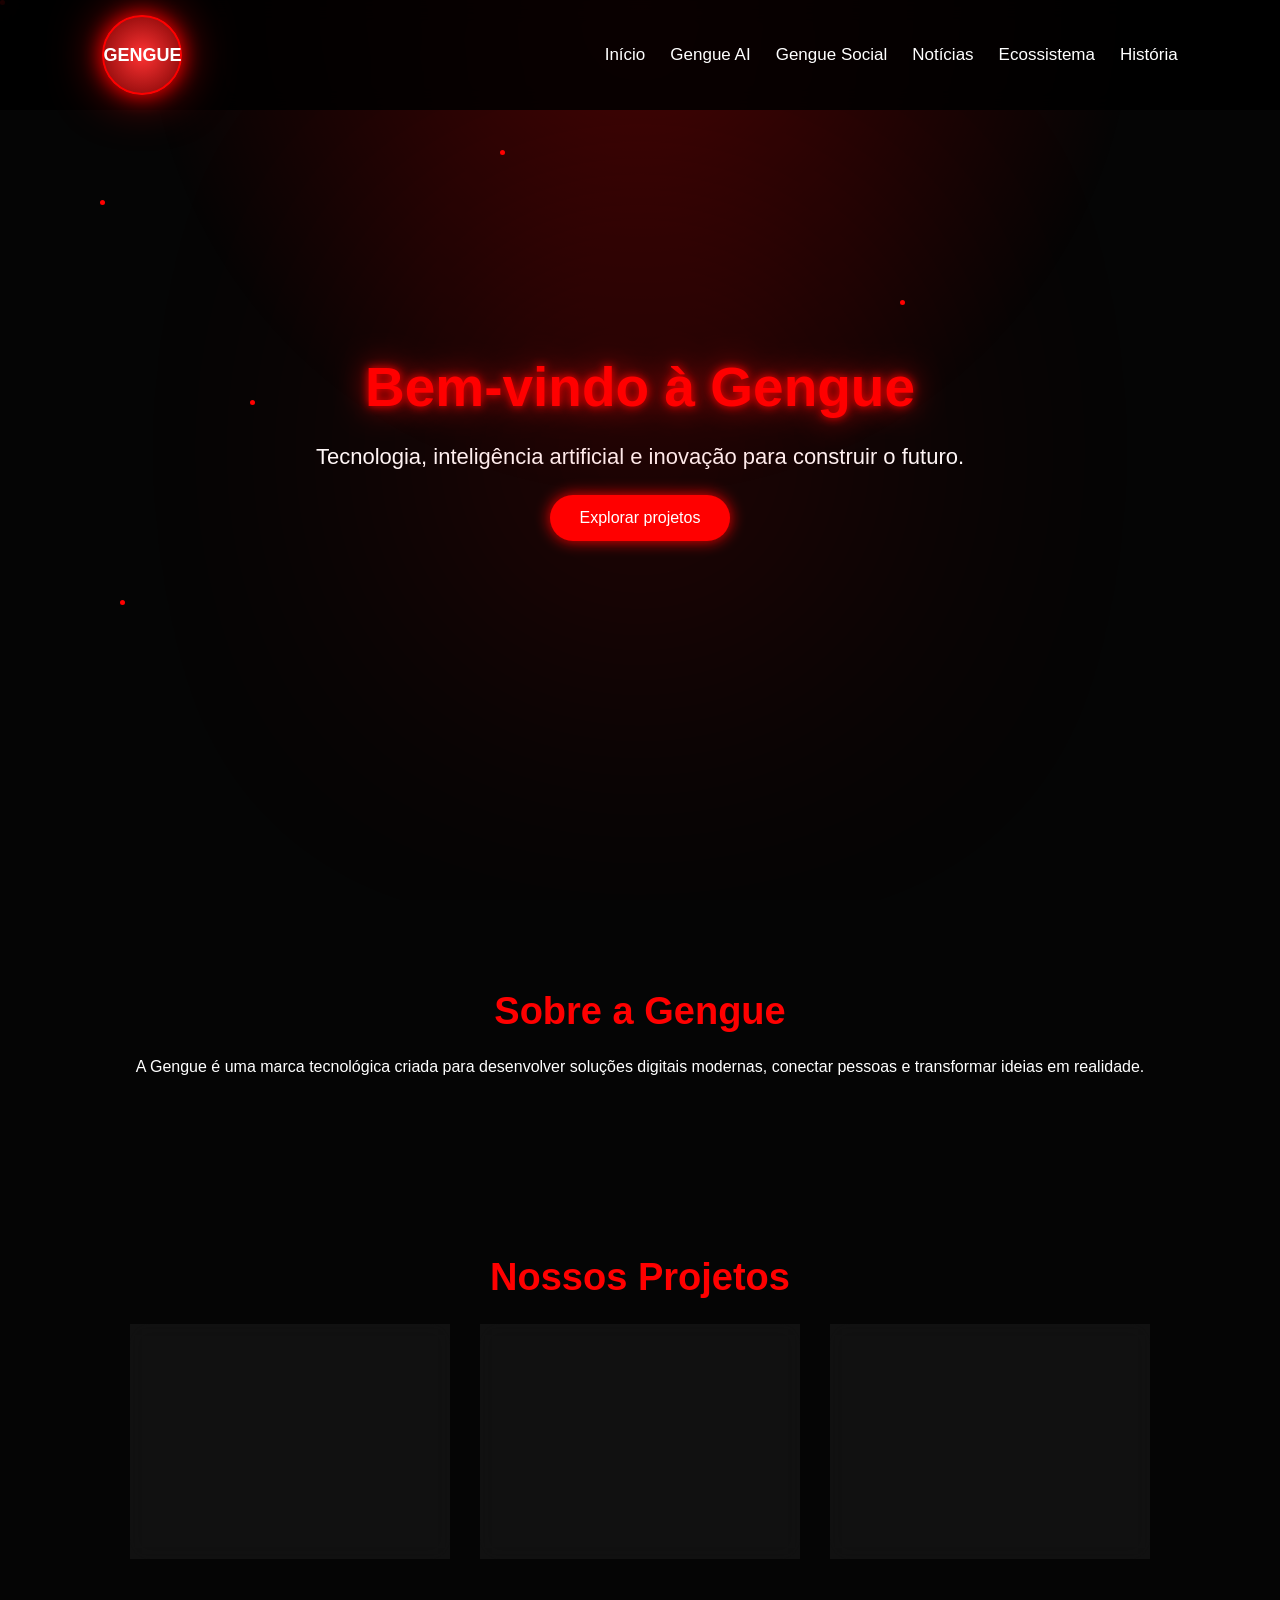
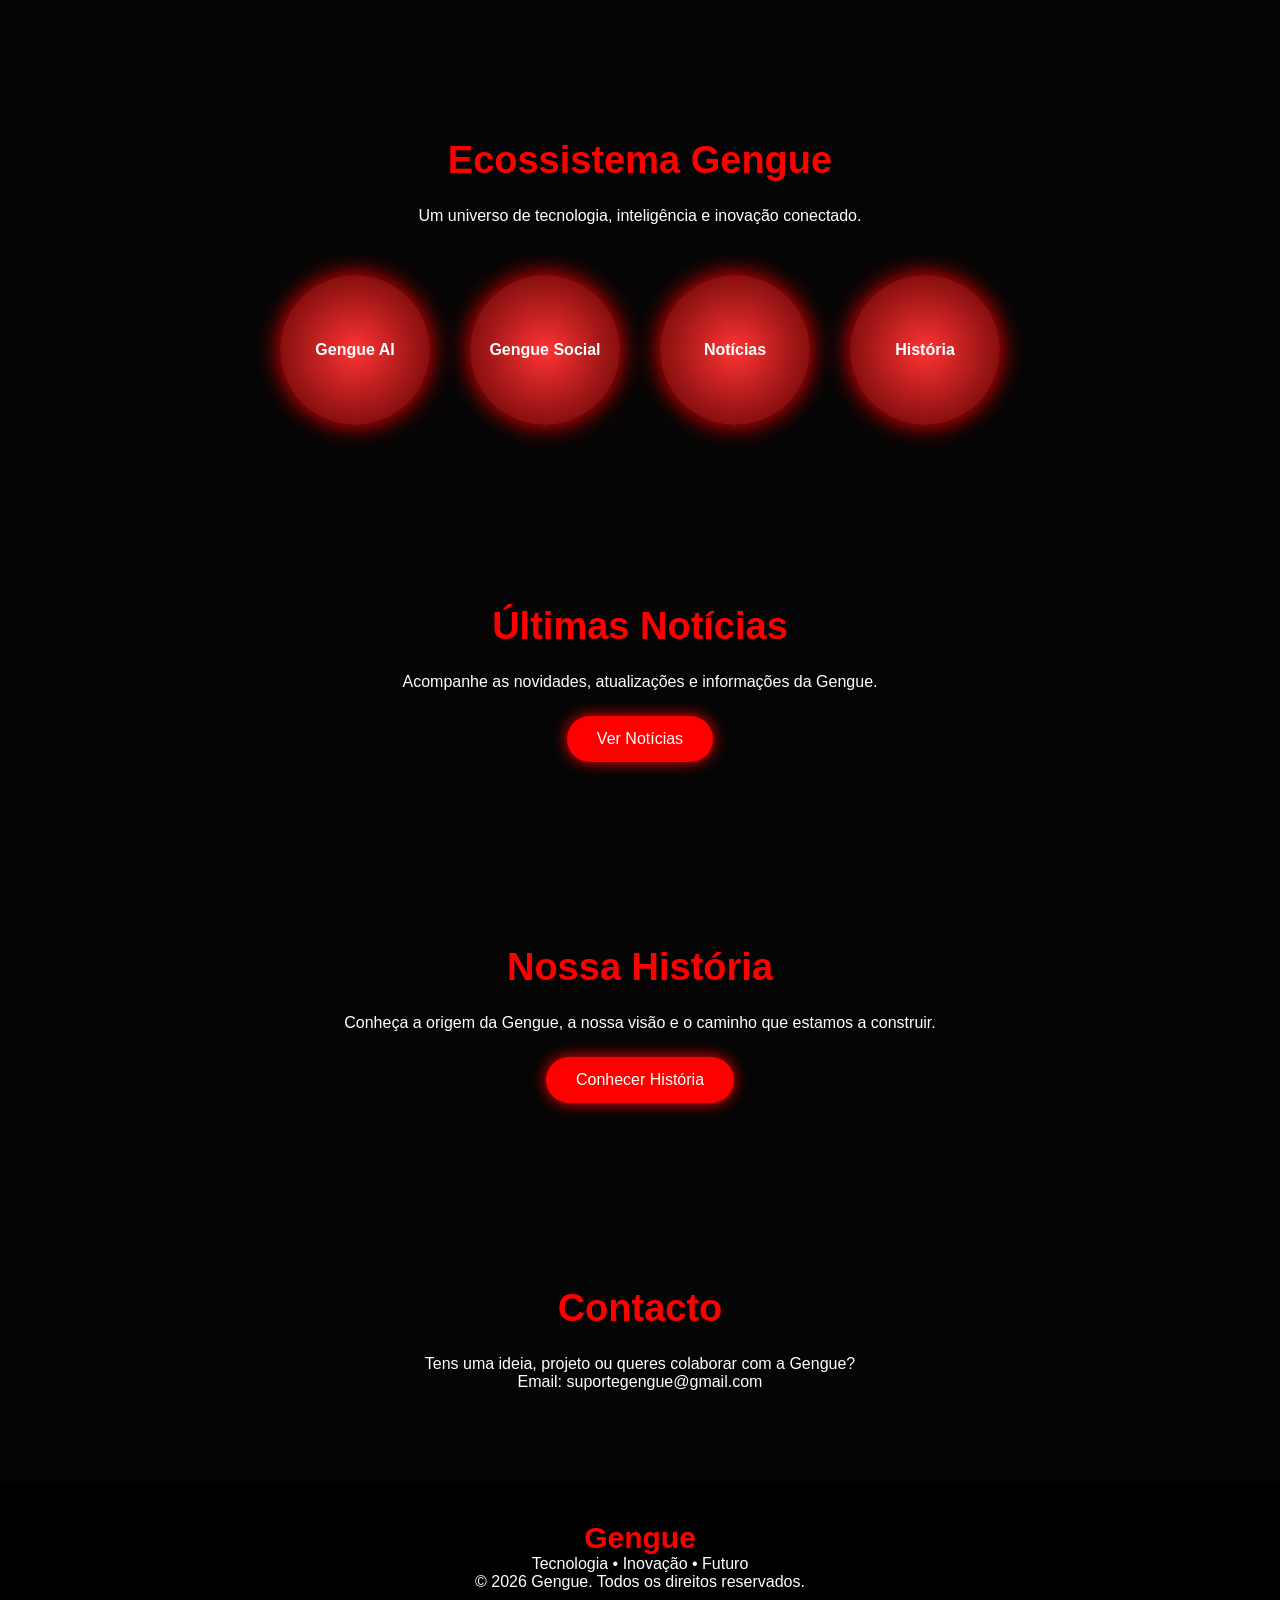
<file: index.html>
<!DOCTYPE html>
<html lang="pt">

<head>

<meta charset="UTF-8">

<meta name="viewport" content="width=device-width, initial-scale=1.0">

<title>Gengue - Tecnologia, Inovação e Futuro</title>
<meta name="description" content="Gengue é uma plataforma tecnológica de inovação, inteligência artificial, comunicação e soluções digitais para o futuro.">

<meta name="keywords" content="Gengue, Gengue AI, Gengue Social, inteligência artificial, tecnologia, inovação">

<meta name="author" content="Gengue">
<link rel="stylesheet" href="style.css">
<link rel="icon" href="logo.png">
</head>


<body>


<!-- SPLASH SCREEN -->

<div id="splash">

    <div class="splash-logo">

        <h1>Gengue</h1>

        <p>
            Tecnologia • IA • Futuro
        </p>

    </div>

</div>



<!-- FUNDO FUTURISTA -->

<div class="background-effect"></div>



<!-- CABEÇALHO -->

<header>


<div class="logo">

    <h1>
        Gengue
    </h1>

</div>



<button class="menu-toggle" onclick="toggleMenu()">

☰

</button>



<nav id="menu">


<a href="index.html">
Início
</a>


<a href="gengue-ai.html">
Gengue AI
</a>


<a href="gengue-social.html">
Gengue Social
</a>


<a href="noticias.html">
Notícias
</a>


<a href="ecossistema.html">
Ecossistema
</a>


<a href="historia.html">
História
</a>


</nav>


</header>




<main>




<!-- HERO -->


<section class="hero">


<div class="hero-content">


<h2>
Bem-vindo à Gengue
</h2>


<p>
Tecnologia, inteligência artificial e inovação
para construir o futuro.
</p>


<a href="#projetos" class="btn">

Explorar projetos

</a>


</div>


</section>





<!-- SOBRE -->


<section class="sobre">


<h2>
Sobre a Gengue
</h2>


<p>

A Gengue é uma marca tecnológica criada para
desenvolver soluções digitais modernas,
conectar pessoas e transformar ideias em realidade.

</p>


</section>






<!-- PROJETOS -->


<section id="projetos">


<h2>
Nossos Projetos
</h2>



<div class="cards">





<div class="card">


<h3>
Gengue AI
</h3>


<p>

Uma inteligência artificial para ajudar nos estudos,
criatividade, produtividade e comunicação.

</p>


<a href="gengue-ai.html" class="btn">

Conhecer Gengue AI

</a>


</div>





<div class="card">


<h3>
Gengue Social
</h3>


<p>

Uma plataforma social que junta comunicação,
entretenimento e partilha de conteúdos.

</p>


<a href="gengue-social.html" class="btn">

Conhecer Gengue Social

</a>


</div>





<div class="card">


<h3>
Ecossistema Gengue
</h3>


<p>

Um conjunto de projetos e serviços conectados
pela tecnologia.

</p>


<a href="ecossistema.html" class="btn">

Ver Ecossistema

</a>


</div>



</div>


</section>
<!-- ECOSSISTEMA GENGUE -->


<section class="ecosystem">


<h2>

Ecossistema Gengue

</h2>



<p>

Um universo de tecnologia, inteligência e inovação conectado.

</p>




<div class="ecosystem-container">



<a href="gengue-ai.html" class="eco-item">

Gengue AI

</a>



<a href="gengue-social.html" class="eco-item">

Gengue Social

</a>



<a href="noticias.html" class="eco-item">

Notícias

</a>



<a href="historia.html" class="eco-item">

História

</a>



</div>


</section>







<!-- NOTÍCIAS -->


<section class="noticias">


<h2>

Últimas Notícias

</h2>



<p>

Acompanhe as novidades, atualizações e informações da Gengue.

</p>



<a href="noticias.html" class="btn">

Ver Notícias

</a>


</section>







<!-- HISTÓRIA -->


<section class="historia">


<h2>

Nossa História

</h2>



<p>

Conheça a origem da Gengue, a nossa visão
e o caminho que estamos a construir.

</p>



<a href="historia.html" class="btn">

Conhecer História

</a>


</section>







<!-- CONTACTO -->


<section class="contacto">


<h2>

Contacto

</h2>



<p>

Tens uma ideia, projeto ou queres colaborar
com a Gengue?

</p>



<p>

Email: suportegengue@gmail.com

</p>



</section>





</main>







<!-- RODAPÉ -->


<footer>


<h3>

Gengue

</h3>



<p>

Tecnologia • Inovação • Futuro

</p>



<p>

© 2026 Gengue. Todos os direitos reservados.

</p>



</footer>







<script src="script.js"></script>



</body>


</html>
</file>
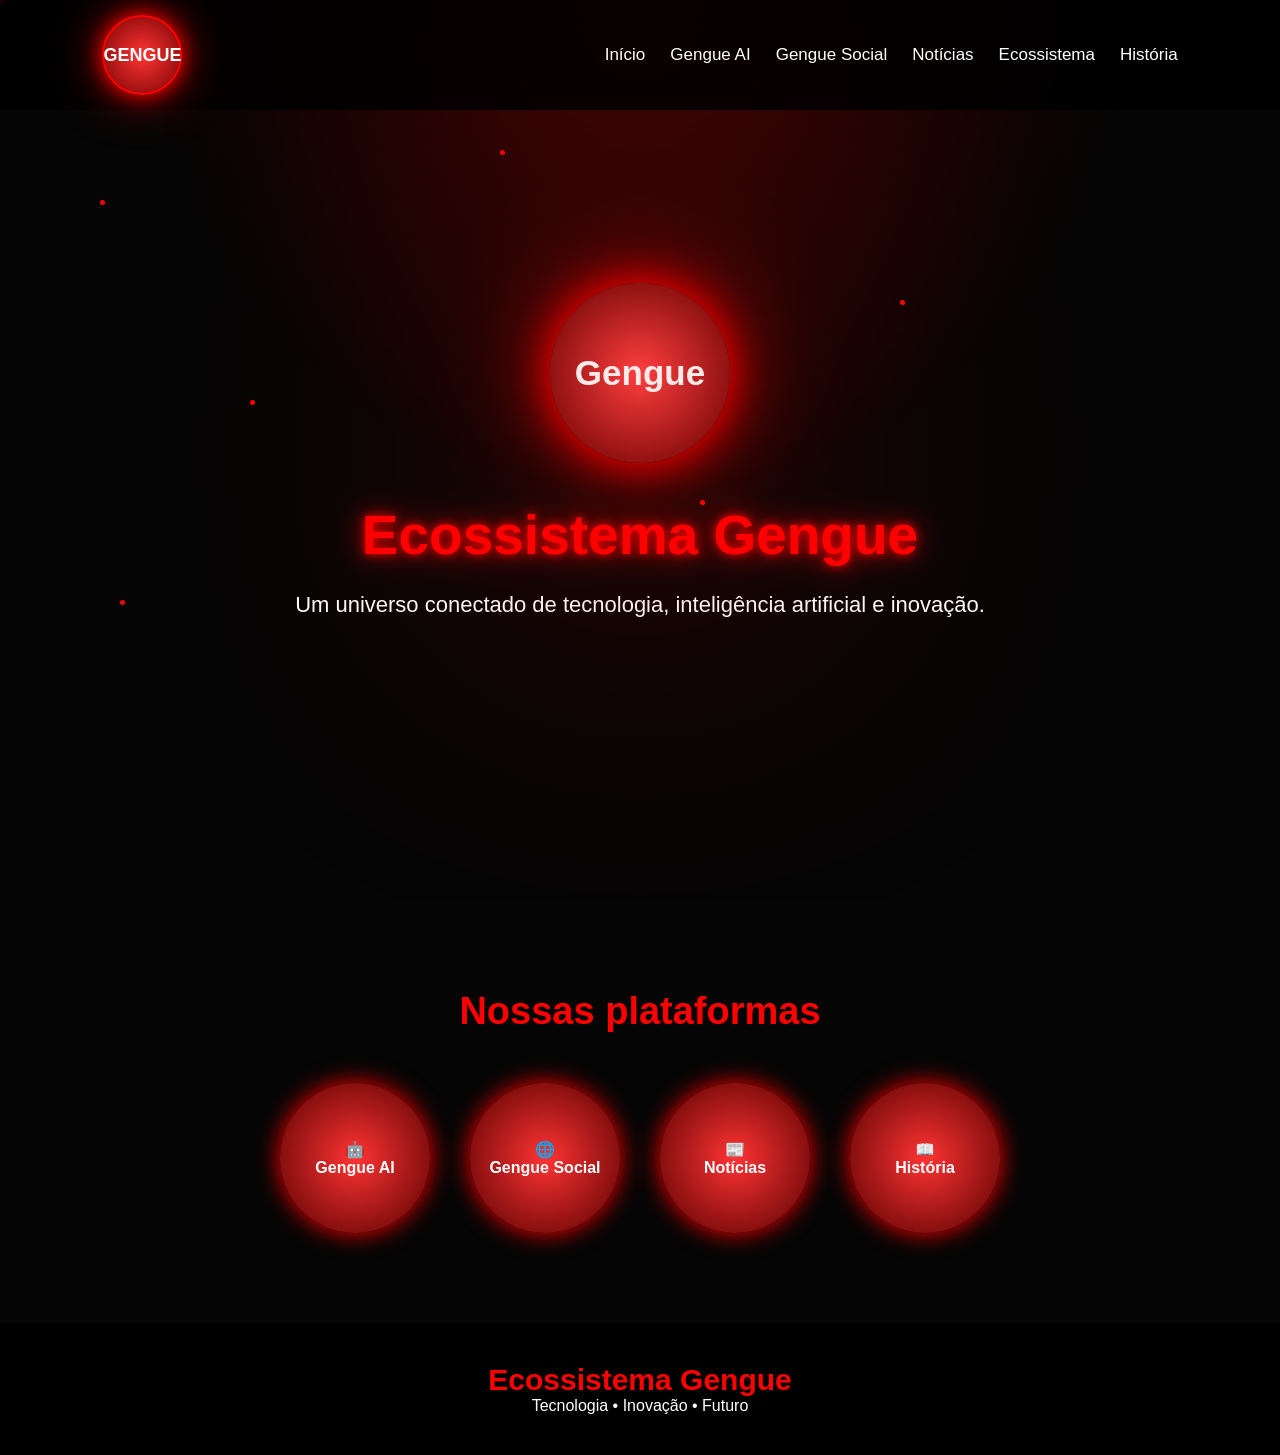
<file: ecossistema.html>
<!DOCTYPE html>

<html lang="pt">

<head>

<meta charset="UTF-8">

<meta name="viewport" content="width=device-width, initial-scale=1.0">

<title>Ecossistema Gengue</title>

<link rel="stylesheet" href="style.css">

</head>


<body>


<div class="background-effect"></div>



<header>


<div class="logo">

<h1>
Gengue
</h1>

</div>



<button class="menu-toggle" onclick="toggleMenu()">

☰

</button>



<nav id="menu">


<a href="index.html">
Início
</a>


<a href="gengue-ai.html">
Gengue AI
</a>


<a href="gengue-social.html">
Gengue Social
</a>


<a href="noticias.html">
Notícias
</a>


<a href="ecossistema.html">
Ecossistema
</a>


<a href="historia.html">
História
</a>


</nav>


</header>






<main>



<section class="hero">


<div class="hero-content">



<div class="gengue-core">

Gengue

</div>



<h2>

Ecossistema Gengue

</h2>



<p>

Um universo conectado de tecnologia,
inteligência artificial e inovação.

</p>



</div>


</section>








<section>


<h2>

Nossas plataformas

</h2>




<div class="ecosystem-container">



<a href="gengue-ai.html" class="eco-item">

🤖<br>
Gengue AI

</a>




<a href="gengue-social.html" class="eco-item">

🌐<br>
Gengue Social

</a>





<a href="noticias.html" class="eco-item">

📰<br>
Notícias

</a>





<a href="historia.html" class="eco-item">

📖<br>
História

</a>




</div>


</section>



</main>




<footer>


<h3>

Ecossistema Gengue

</h3>


<p>

Tecnologia • Inovação • Futuro

</p>


</footer>




<script src="script.js"></script>


</body>

</html>
</file>
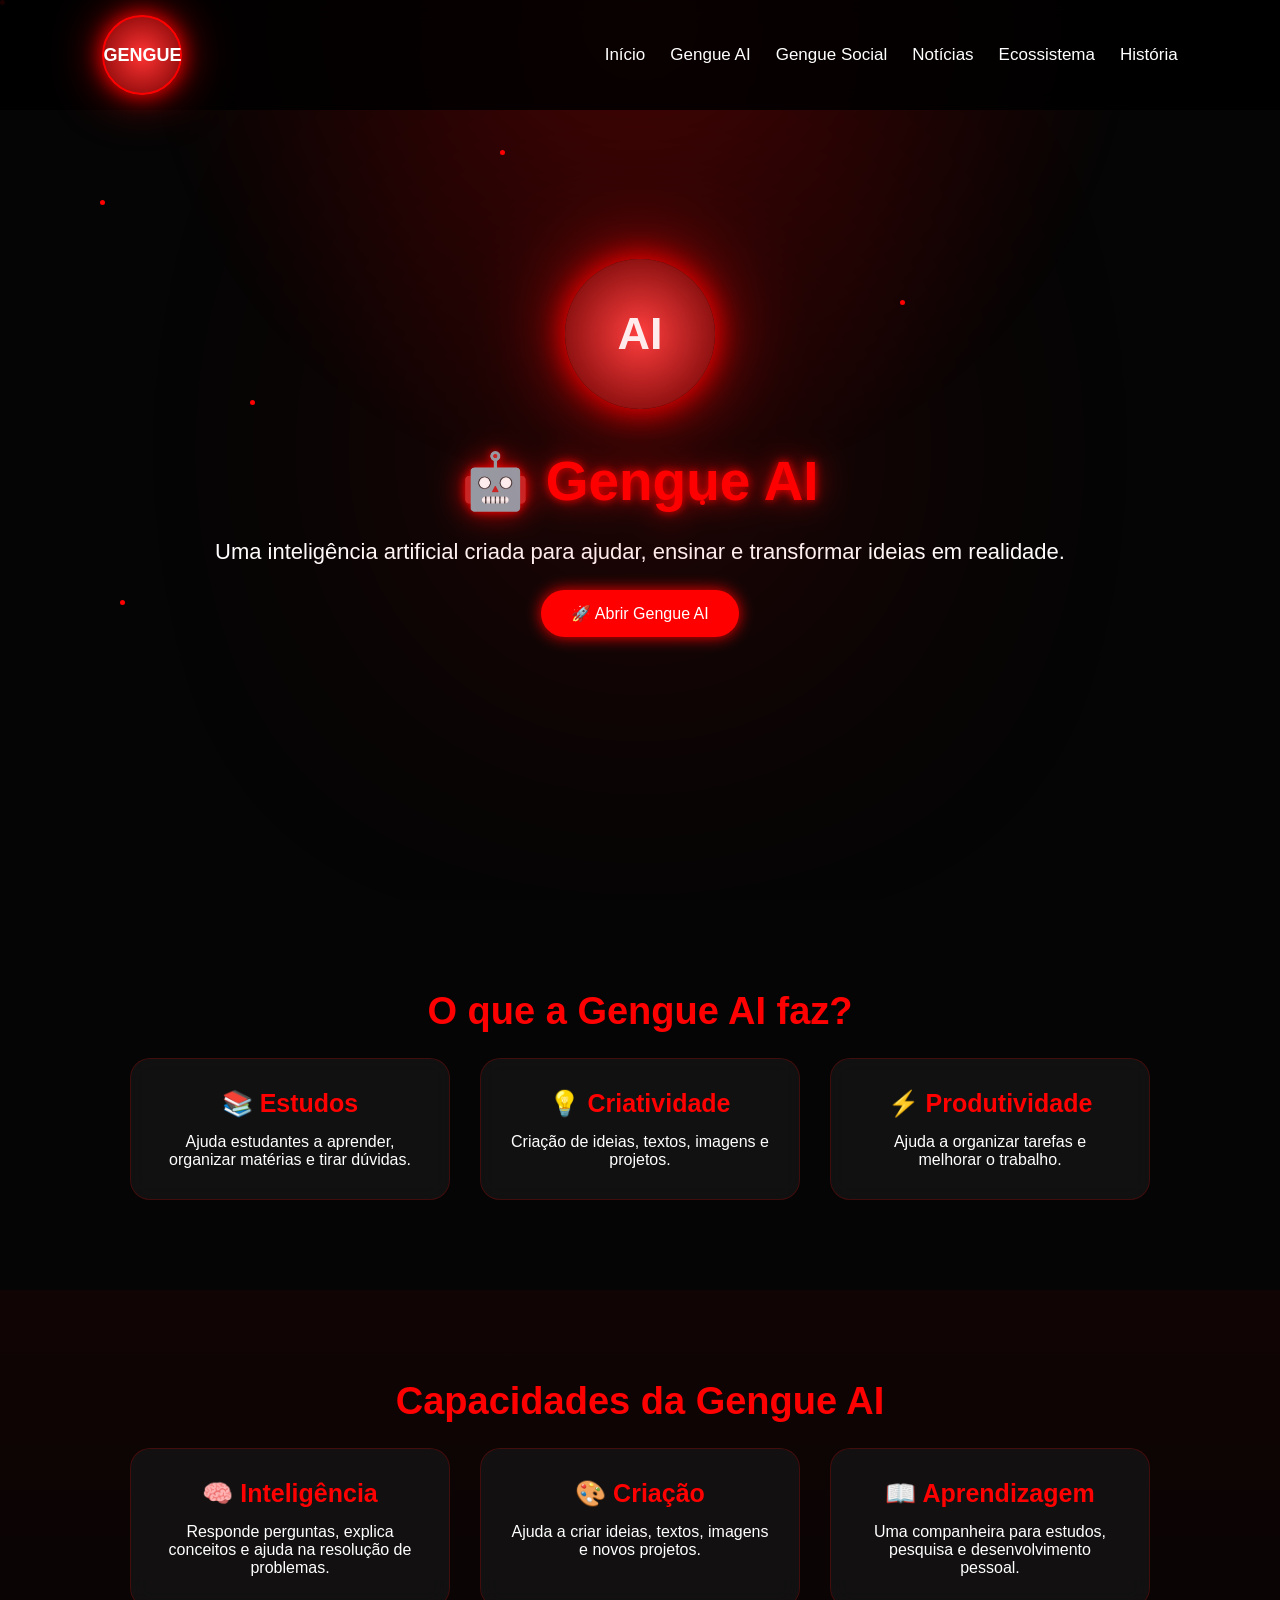
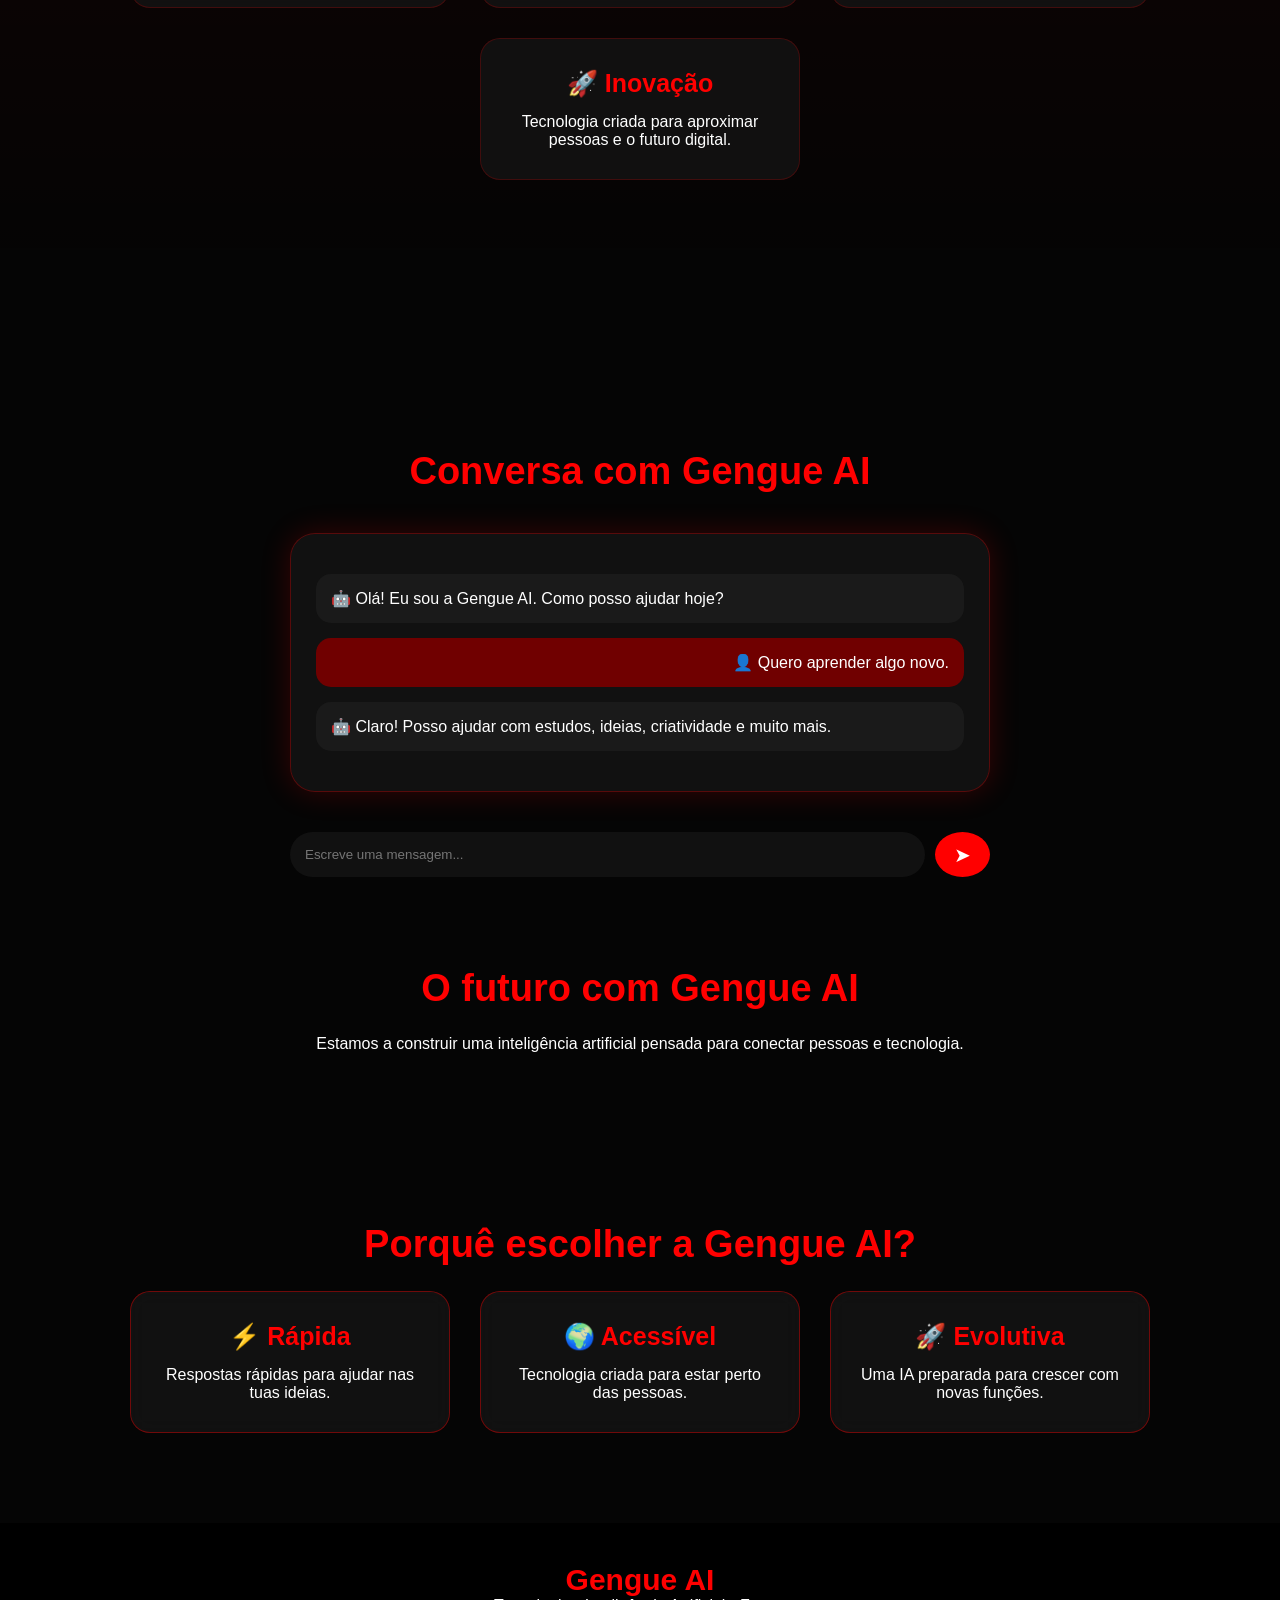
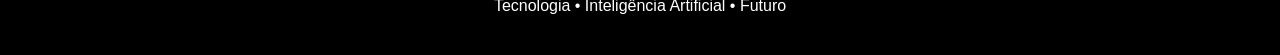
<file: gengue-ai.html>
<!DOCTYPE html>

<html lang="pt">

<head>

<meta charset="UTF-8">

<meta name="viewport" content="width=device-width, initial-scale=1.0">

<title>Gengue AI - Inteligência Artificial</title>

<link rel="stylesheet" href="style.css">

</head>


<body>


<div class="background-effect"></div>



<header>


<div class="logo">

<h1>
Gengue
</h1>

</div>



<button class="menu-toggle" onclick="toggleMenu()">

☰

</button>



<nav id="menu">


<a href="index.html">
Início
</a>


<a href="gengue-ai.html">
Gengue AI
</a>


<a href="gengue-social.html">
Gengue Social
</a>


<a href="noticias.html">
Notícias
</a>


<a href="ecossistema.html">
Ecossistema
</a>


<a href="historia.html">
História
</a>


</nav>


</header>





<main>


<section class="hero">


<div class="hero-content">
<div class="ai-core">

    <div class="core-circle">
        AI
    </div>

</div>

<h2>

🤖 Gengue AI

</h2>


<p>

Uma inteligência artificial criada para ajudar,
ensinar e transformar ideias em realidade.

</p>



<a href="COLOCA_AQUI_O_LINK_DA_TUA_GENGUE_AI" class="btn">

🚀 Abrir Gengue AI

</a>



</div>


</section>







<section>


<h2>

O que a Gengue AI faz?

</h2>



<div class="cards">



<div class="card">


<h3>

📚 Estudos

</h3>


<p>

Ajuda estudantes a aprender,
organizar matérias e tirar dúvidas.

</p>


</div>





<div class="card">


<h3>

💡 Criatividade

</h3>


<p>

Criação de ideias, textos,
imagens e projetos.

</p>


</div>





<div class="card">


<h3>

⚡ Produtividade

</h3>


<p>

Ajuda a organizar tarefas
e melhorar o trabalho.

</p>


</div>



</div>


</section>





<section class="ai-features">


<h2>

Capacidades da Gengue AI

</h2>



<div class="cards">


<div class="card ai-card">

<h3>
🧠 Inteligência
</h3>

<p>
Responde perguntas, explica conceitos
e ajuda na resolução de problemas.
</p>

</div>




<div class="card ai-card">

<h3>
🎨 Criação
</h3>

<p>
Ajuda a criar ideias, textos,
imagens e novos projetos.
</p>

</div>




<div class="card ai-card">

<h3>
📖 Aprendizagem
</h3>

<p>
Uma companheira para estudos,
pesquisa e desenvolvimento pessoal.
</p>

</div>




<div class="card ai-card">

<h3>
🚀 Inovação
</h3>

<p>
Tecnologia criada para aproximar
pessoas e o futuro digital.
</p>

</div>


</div>


</section>
<section>
<section class="ai-demo">


<h2>

Conversa com Gengue AI

</h2>



<div class="chat-box">


<div class="message ai">

🤖 Olá! Eu sou a Gengue AI.
Como posso ajudar hoje?

</div>



<div class="message user">

👤 Quero aprender algo novo.

</div>



<div class="message ai">

🤖 Claro! Posso ajudar com estudos,
ideias, criatividade e muito mais.

</div>



</div>



<div class="chat-input">


<input 
type="text"
placeholder="Escreve uma mensagem..."
>


<button>

➤

</button>


</div>


</section>

<h2>

O futuro com Gengue AI

</h2>


<p>

Estamos a construir uma inteligência artificial
pensada para conectar pessoas e tecnologia.

</p>


</section>



</main>



<section class="why-ai">


<h2>

Porquê escolher a Gengue AI?

</h2>


<div class="cards">


<div class="card">

<h3>
⚡ Rápida
</h3>

<p>
Respostas rápidas para ajudar nas tuas ideias.
</p>

</div>



<div class="card">

<h3>
🌍 Acessível
</h3>

<p>
Tecnologia criada para estar perto das pessoas.
</p>

</div>



<div class="card">

<h3>
🚀 Evolutiva
</h3>

<p>
Uma IA preparada para crescer com novas funções.
</p>

</div>


</div>


</section>


<footer>


<h3>

Gengue AI

</h3>


<p>

Tecnologia • Inteligência Artificial • Futuro

</p>


</footer>





<script src="script.js"></script>


</body>

</html>
</file>
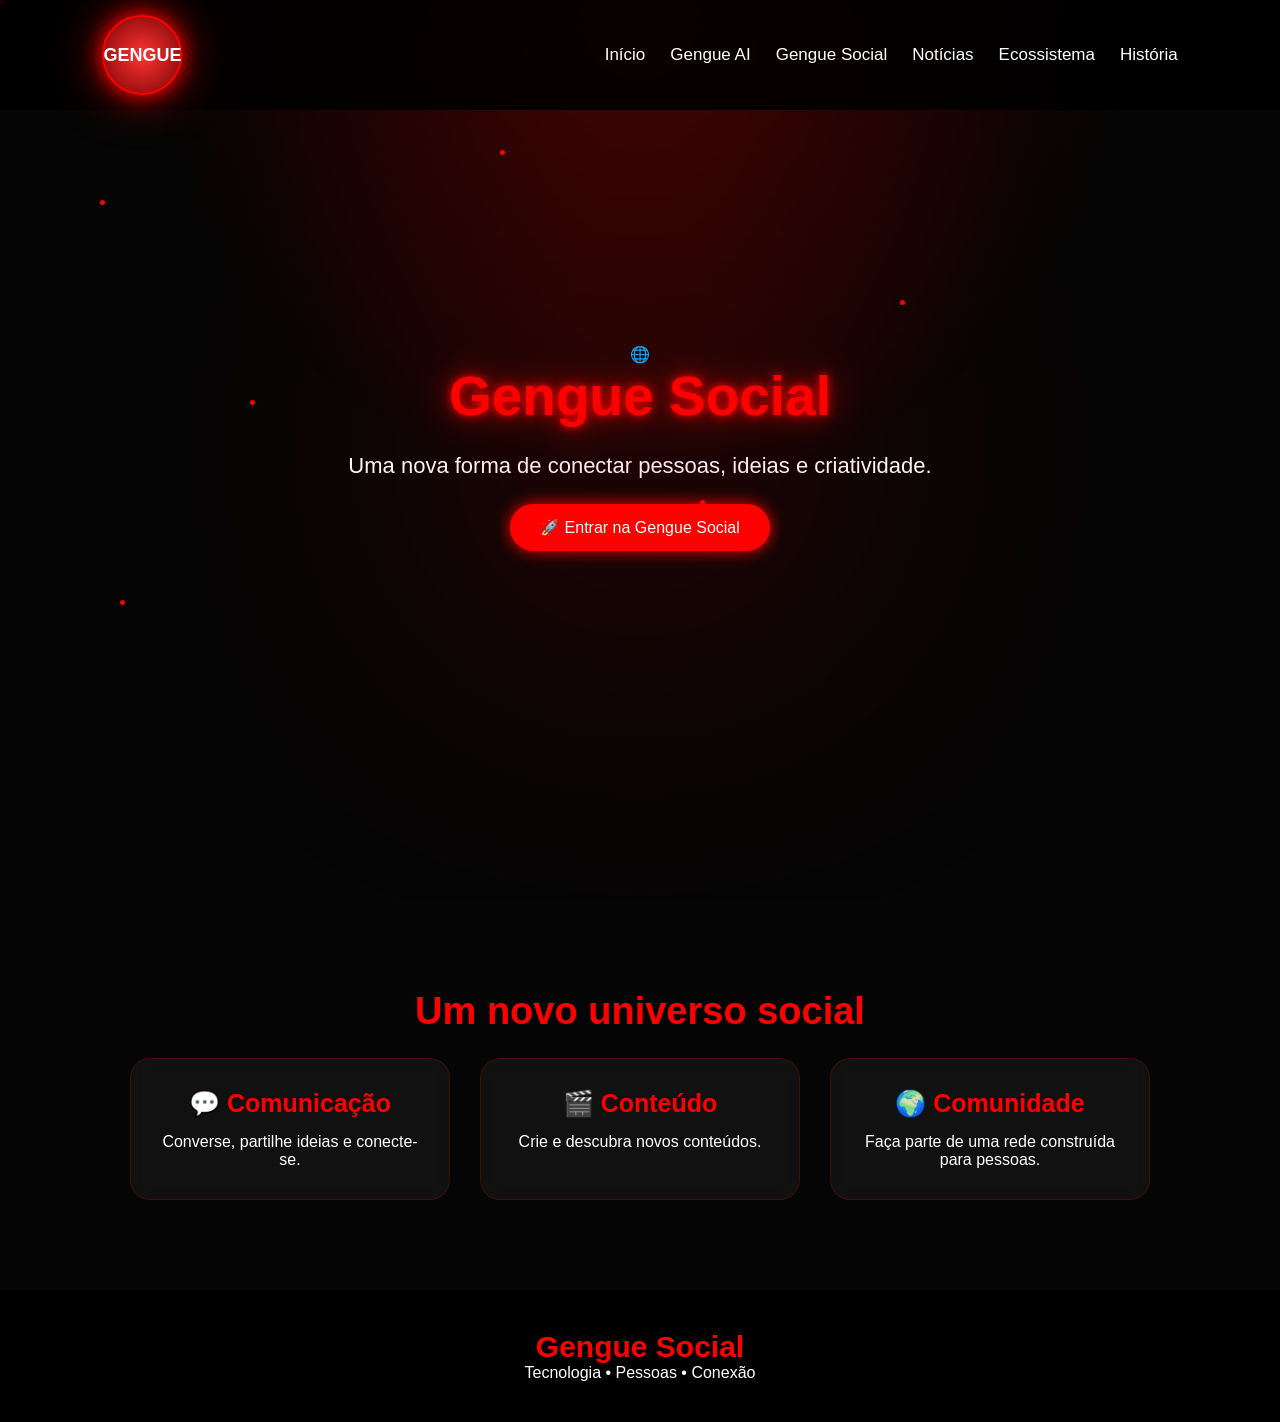
<file: gengue-social.html>
<!DOCTYPE html>

<html lang="pt">

<head>

<meta charset="UTF-8">

<meta name="viewport" content="width=device-width, initial-scale=1.0">

<title>Gengue Social - O Futuro da Conexão</title>

<link rel="stylesheet" href="style.css">

</head>


<body>


<div class="background-effect"></div>



<header>


<div class="logo">

<h1>
Gengue
</h1>

</div>



<button class="menu-toggle" onclick="toggleMenu()">

☰

</button>



<nav id="menu">

<a href="index.html">
Início
</a>


<a href="gengue-ai.html">
Gengue AI
</a>


<a href="gengue-social.html">
Gengue Social
</a>


<a href="noticias.html">
Notícias
</a>


<a href="ecossistema.html">
Ecossistema
</a>


<a href="historia.html">
História
</a>

</nav>


</header>





<main>



<section class="hero">


<div class="hero-content">



<div class="social-core">

🌐

</div>



<h2>

Gengue Social

</h2>



<p>

Uma nova forma de conectar pessoas,
ideias e criatividade.

</p>



<a href="#" class="btn">

🚀 Entrar na Gengue Social

</a>



</div>


</section>







<section>


<h2>

Um novo universo social

</h2>



<div class="cards">



<div class="card">

<h3>
💬 Comunicação
</h3>


<p>

Converse, partilhe ideias e conecte-se.

</p>


</div>




<div class="card">

<h3>
🎬 Conteúdo
</h3>


<p>

Crie e descubra novos conteúdos.

</p>


</div>





<div class="card">

<h3>
🌍 Comunidade
</h3>


<p>

Faça parte de uma rede construída para pessoas.

</p>


</div>




</div>


</section>






</main>



<footer>


<h3>
Gengue Social
</h3>


<p>
Tecnologia • Pessoas • Conexão
</p>


</footer>



<script src="script.js"></script>


</body>

</html>
</file>
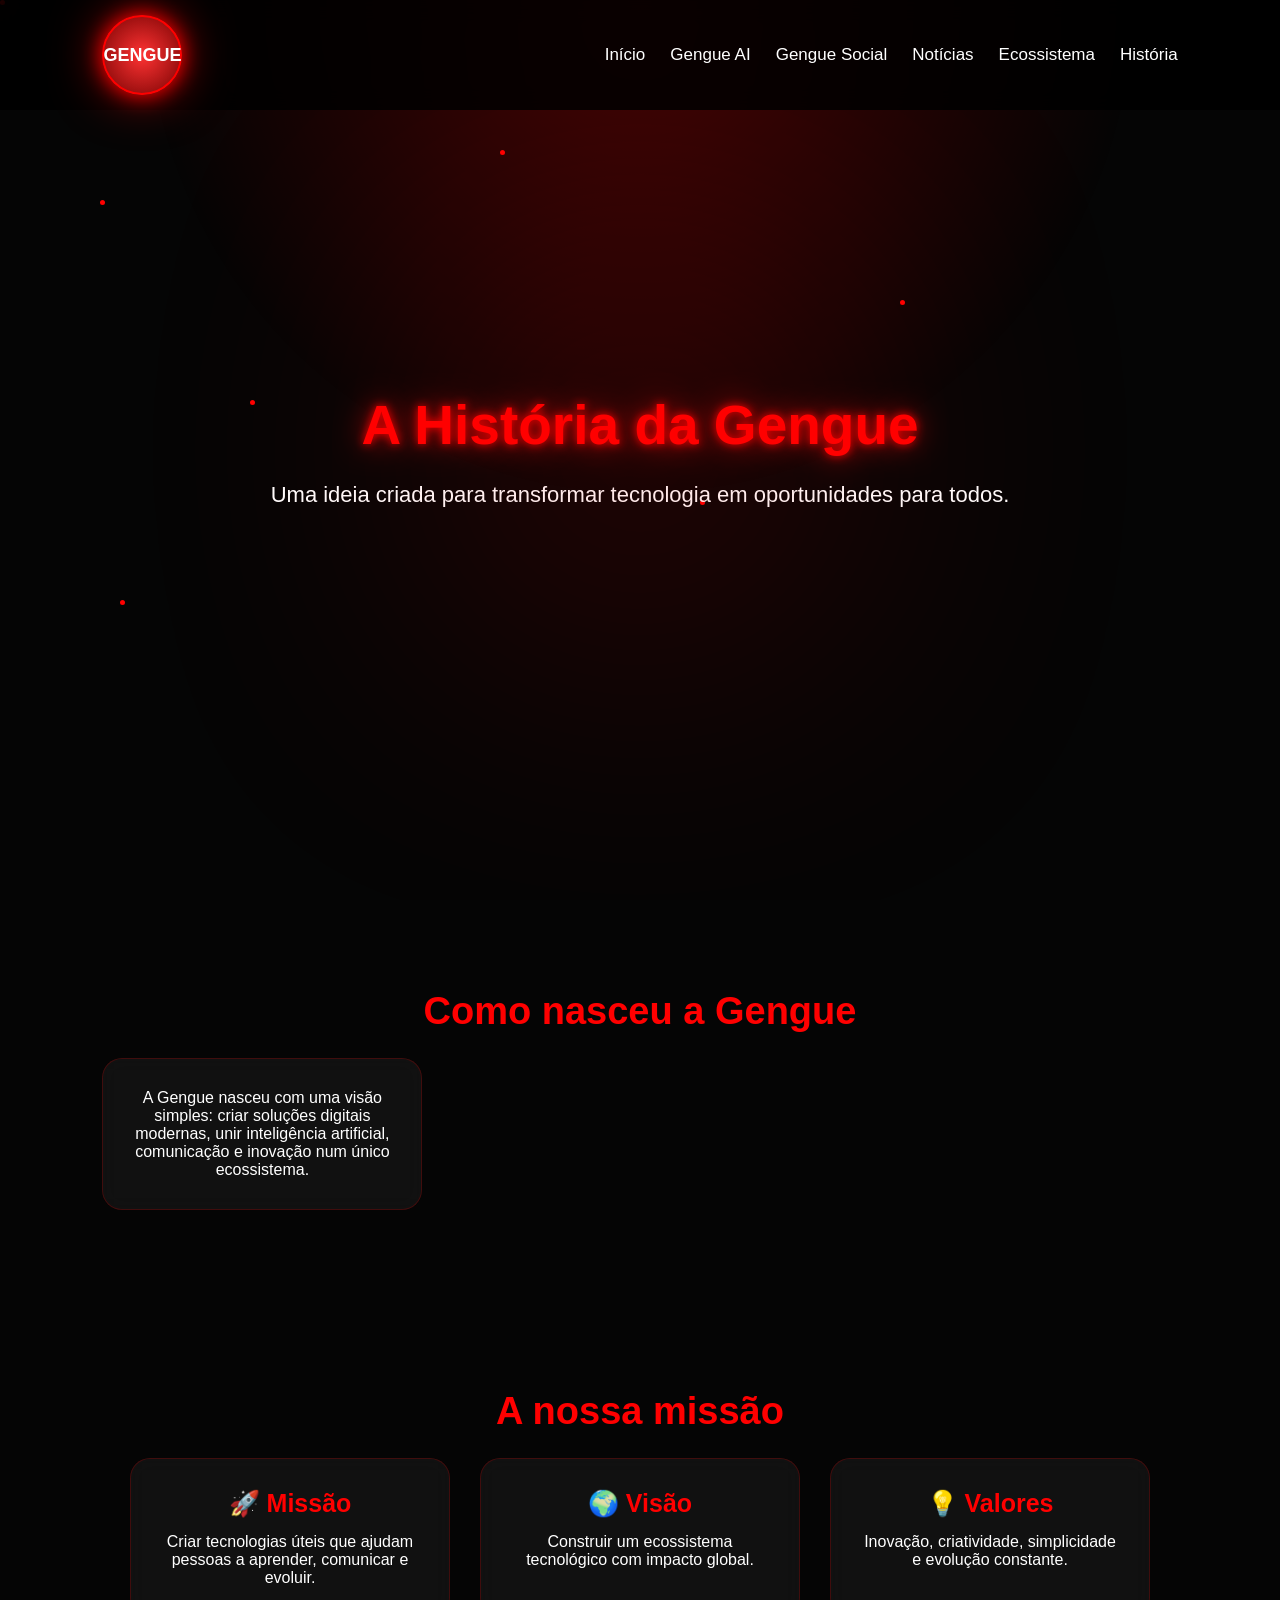
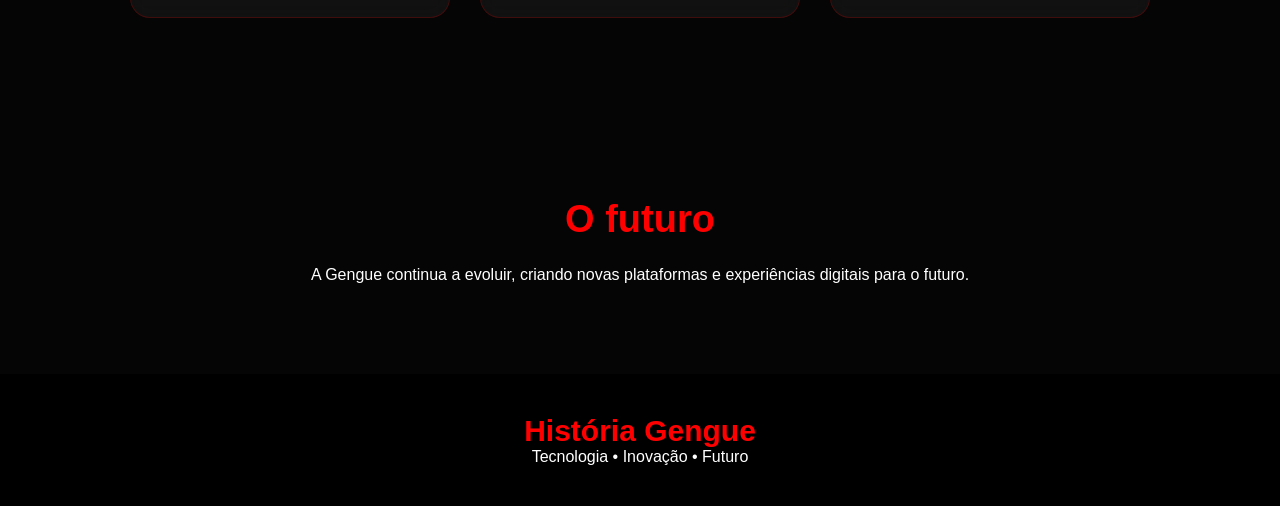
<file: historia.html>
<!DOCTYPE html>

<html lang="pt">

<head>

<meta charset="UTF-8">

<meta name="viewport" content="width=device-width, initial-scale=1.0">

<title>História da Gengue</title>

<link rel="stylesheet" href="style.css">

</head>


<body>


<div class="background-effect"></div>



<header>


<div class="logo">

<h1>
Gengue
</h1>

</div>



<button class="menu-toggle" onclick="toggleMenu()">

☰

</button>



<nav id="menu">


<a href="index.html">
Início
</a>


<a href="gengue-ai.html">
Gengue AI
</a>


<a href="gengue-social.html">
Gengue Social
</a>


<a href="noticias.html">
Notícias
</a>


<a href="ecossistema.html">
Ecossistema
</a>


<a href="historia.html">
História
</a>


</nav>


</header>





<main>



<section class="hero">


<div class="hero-content">


<h2>

A História da Gengue

</h2>


<p>

Uma ideia criada para transformar tecnologia
em oportunidades para todos.

</p>


</div>


</section>







<section>


<h2>

Como nasceu a Gengue

</h2>


<div class="card">


<p>

A Gengue nasceu com uma visão simples:
criar soluções digitais modernas,
unir inteligência artificial, comunicação
e inovação num único ecossistema.

</p>


</div>


</section>







<section>


<h2>

A nossa missão

</h2>



<div class="cards">



<div class="card">

<h3>

🚀 Missão

</h3>


<p>

Criar tecnologias úteis que ajudam pessoas
a aprender, comunicar e evoluir.

</p>

</div>





<div class="card">

<h3>

🌍 Visão

</h3>


<p>

Construir um ecossistema tecnológico
com impacto global.

</p>

</div>





<div class="card">

<h3>

💡 Valores

</h3>


<p>

Inovação, criatividade, simplicidade
e evolução constante.

</p>

</div>



</div>


</section>





<section>


<h2>

O futuro

</h2>



<p>

A Gengue continua a evoluir,
criando novas plataformas e experiências
digitais para o futuro.

</p>



</section>



</main>






<footer>


<h3>

História Gengue

</h3>


<p>

Tecnologia • Inovação • Futuro

</p>


</footer>





<script src="script.js"></script>


</body>


</html>
</file>
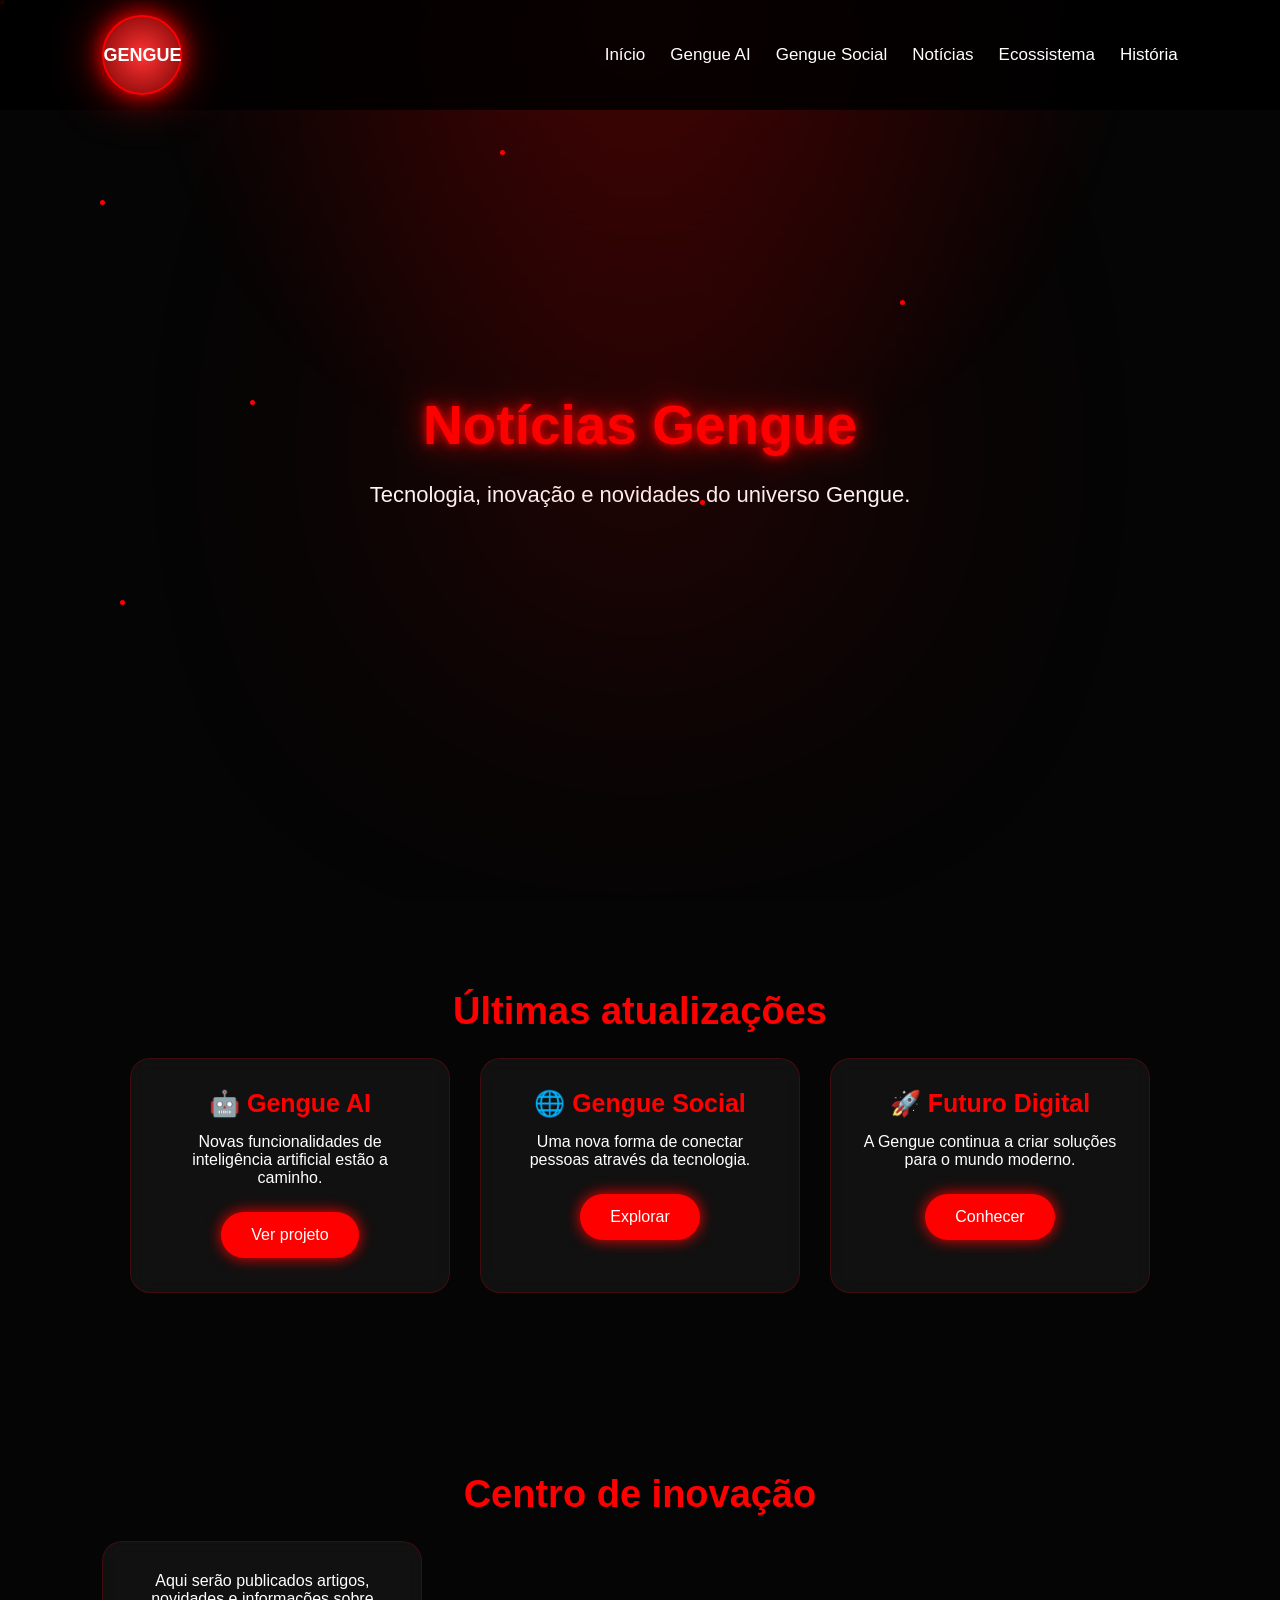
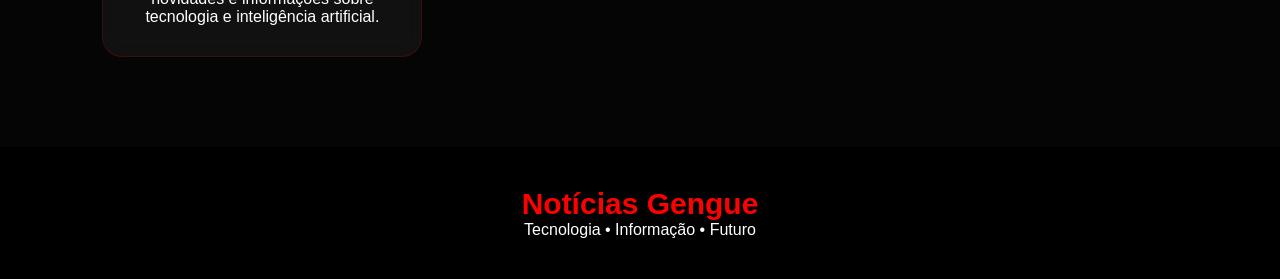
<file: noticias.html>
<!DOCTYPE html>

<html lang="pt">

<head>

<meta charset="UTF-8">

<meta name="viewport" content="width=device-width, initial-scale=1.0">

<title>Notícias Gengue</title>

<link rel="stylesheet" href="style.css">

</head>


<body>


<div class="background-effect"></div>



<header>


<div class="logo">

<h1>
Gengue
</h1>

</div>



<button class="menu-toggle" onclick="toggleMenu()">

☰

</button>



<nav id="menu">


<a href="index.html">
Início
</a>


<a href="gengue-ai.html">
Gengue AI
</a>


<a href="gengue-social.html">
Gengue Social
</a>


<a href="noticias.html">
Notícias
</a>


<a href="ecossistema.html">
Ecossistema
</a>


<a href="historia.html">
História
</a>


</nav>


</header>






<main>



<section class="hero">


<div class="hero-content">


<h2>

Notícias Gengue

</h2>


<p>

Tecnologia, inovação e novidades
do universo Gengue.

</p>


</div>


</section>








<section>


<h2>

Últimas atualizações

</h2>




<div class="cards">





<div class="card">


<h3>

🤖 Gengue AI

</h3>


<p>

Novas funcionalidades de inteligência
artificial estão a caminho.

</p>


<a href="gengue-ai.html" class="btn">

Ver projeto

</a>


</div>







<div class="card">


<h3>

🌐 Gengue Social

</h3>


<p>

Uma nova forma de conectar pessoas
através da tecnologia.

</p>


<a href="gengue-social.html" class="btn">

Explorar

</a>


</div>








<div class="card">


<h3>

🚀 Futuro Digital

</h3>


<p>

A Gengue continua a criar soluções
para o mundo moderno.

</p>


<a href="ecossistema.html" class="btn">

Conhecer

</a>


</div>




</div>


</section>








<section>


<h2>

Centro de inovação

</h2>


<div class="card">


<p>

Aqui serão publicados artigos,
novidades e informações sobre
tecnologia e inteligência artificial.

</p>


</div>


</section>



</main>







<footer>


<h3>

Notícias Gengue

</h3>


<p>

Tecnologia • Informação • Futuro

</p>


</footer>






<script src="script.js"></script>


</body>


</html>
</file>
<file: style.css>
/* =========================
   GENGUE STYLE V2.0
   PARTE 1/3
========================= */


/* RESET */

*{
    margin:0;
    padding:0;
    box-sizing:border-box;
    font-family:Arial, Helvetica, sans-serif;
}


html{
    scroll-behavior:smooth;
}


body{
    background:#050505;
    color:white;
    overflow-x:hidden;
}


/* =========================
   SPLASH SCREEN
========================= */


#splash{

    position:fixed;
    inset:0;

    background:#000;

    display:flex;
    justify-content:center;
    align-items:center;

    z-index:9999;

    animation:sairSplash 3s forwards;

}


.splash-logo{

    text-align:center;

    animation:entradaLogo 2s ease;

}


.splash-logo h1{

    color:#ff0000;

    font-size:60px;

    text-transform:uppercase;

    text-shadow:

    0 0 10px red,
    0 0 30px red,
    0 0 60px red;

}


.splash-logo p{

    font-size:20px;

    color:white;

}



@keyframes entradaLogo{

    from{

        opacity:0;
        transform:scale(.5);

    }

    to{

        opacity:1;
        transform:scale(1);

    }

}



@keyframes sairSplash{

    0%{

        opacity:1;

    }


    80%{

        opacity:1;

    }


    100%{

        opacity:0;
        visibility:hidden;

    }

}



/* =========================
   FUNDO FUTURISTA
========================= */


.background-effect{

    position:fixed;

    inset:0;

    z-index:-1;

    pointer-events:none;


    background:

    radial-gradient(
        circle at top,
        rgba(255,0,0,.25),
        transparent 45%
    );

}



.background-effect::before{

    content:"";

    position:absolute;

    width:5px;
    height:5px;

    background:red;

    border-radius:50%;


    box-shadow:

    100px 200px red,
    250px 400px red,
    500px 150px red,
    700px 500px red,
    900px 300px red,
    120px 600px red;


    animation:particulas 8s linear infinite;

}



@keyframes particulas{

    from{

        transform:translateY(0);

    }


    to{

        transform:translateY(-120px);

    }

}



/* =========================
   CABEÇALHO
========================= */


header{

    position:fixed;

    top:0;

    width:100%;

    padding:15px 8%;

    background:rgba(0,0,0,.85);

    backdrop-filter:blur(10px);

    display:flex;

    justify-content:space-between;

    align-items:center;

    z-index:1000;

}



/* =========================
   LOGO GENGUE VIVO
========================= */


.logo{

    width:80px;

    height:80px;

    border-radius:50%;


    display:flex;

    justify-content:center;

    align-items:center;


    position:relative;


    background:

    radial-gradient(
        circle,
        #ff3333,
        #700000
    );


    box-shadow:

    0 0 20px red,
    0 0 50px rgba(255,0,0,.7);


    animation:

    flutuarLogo 3s infinite ease-in-out,
    pulsarLogo 2s infinite;

}


.logo h1{

    color:white;

    font-size:18px;

    text-transform:uppercase;

    z-index:2;

}


.logo::before{

    content:"";

    position:absolute;

    inset:0;

    border-radius:50%;

    border:2px solid red;

    animation:ondaLogo 2s infinite;

}



@keyframes flutuarLogo{

    50%{

        transform:translateY(-8px);

    }

}



@keyframes pulsarLogo{

    50%{

        filter:brightness(1.5);

    }

}



@keyframes ondaLogo{

    from{

        transform:scale(1);

        opacity:1;

    }


    to{

        transform:scale(1.5);

        opacity:0;

    }

}/* =========================
   MENU FUTURISTA
========================= */


nav{

    display:flex;

    gap:25px;

}


nav a{

    color:white;

    text-decoration:none;

    font-size:17px;

    position:relative;

    transition:.3s;

}


nav a::after{

    content:"";

    position:absolute;

    left:0;

    bottom:-8px;

    width:0;

    height:3px;

    background:red;

    box-shadow:0 0 10px red;

    transition:.3s;

}


nav a:hover{

    color:#ff3333;

}


nav a:hover::after{

    width:100%;

}



.menu-toggle{

    display:none;

    background:none;

    border:none;

    color:white;

    font-size:30px;

}



/* =========================
   HERO
========================= */


.hero{

    min-height:100vh;

    display:flex;

    justify-content:center;

    align-items:center;

    text-align:center;

    padding:120px 8%;

    position:relative;

    overflow:hidden;

}



.hero::before{

    content:"";

    position:absolute;

    width:350px;

    height:350px;

    background:red;

    filter:blur(150px);

    opacity:.25;

    border-radius:50%;

}



.hero-content{

    animation:entradaHero 1.5s ease;

}



.hero h2{

    font-size:55px;

    color:red;

    text-shadow:

    0 0 10px red,
    0 0 30px rgba(255,0,0,.8);

}


.hero p{

    font-size:22px;

    margin-top:20px;

}



@keyframes entradaHero{

    from{

        opacity:0;

        transform:translateY(40px);

    }


    to{

        opacity:1;

        transform:translateY(0);

    }

}



/* =========================
   BOTÕES GENGUE
========================= */


.btn{

    display:inline-block;

    margin-top:25px;

    padding:14px 30px;

    background:red;

    color:white;

    text-decoration:none;

    border-radius:30px;


    position:relative;

    overflow:hidden;


    box-shadow:

    0 0 15px red;


    transition:.4s;

}



.btn:hover{

    transform:scale(1.05);

    box-shadow:

    0 0 30px red;

}



.btn::before{

    content:"";

    position:absolute;

    top:0;

    left:-100%;

    width:100%;

    height:100%;


    background:

    linear-gradient(
        120deg,
        transparent,
        white,
        transparent
    );


    transition:.5s;

}


.btn:hover::before{

    left:100%;

}



/* =========================
   SECÇÕES
========================= */


section{

    padding:90px 8%;

    text-align:center;

}



section h2{

    color:red;

    font-size:38px;

    margin-bottom:25px;

}



/* =========================
   CARTÕES DOS PROJETOS
========================= */


.cards{

    display:flex;

    justify-content:center;

    gap:30px;

    flex-wrap:wrap;

}



.card{

    width:320px;

    padding:30px;

    background:

    rgba(20,20,20,.8);


    border:

    1px solid rgba(255,0,0,.2);


    border-radius:20px;


    backdrop-filter:blur(10px);


    position:relative;

    overflow:hidden;


    transition:.5s;

}



.card::before{

    content:"";

    position:absolute;

    top:0;

    left:-100%;


    width:100%;

    height:100%;


    background:

    linear-gradient(
        120deg,
        transparent,
        rgba(255,0,0,.5),
        transparent
    );


    transition:.5s;

}



.card:hover::before{

    left:100%;

}



.card:hover{

    transform:

    translateY(-15px)
    scale(1.03);


    box-shadow:

    0 0 30px rgba(255,0,0,.6);

}



.card h3{

    color:red;

    font-size:25px;

    margin-bottom:15px;

}/* =========================
   ECOSSISTEMA GENGUE
========================= */


.ecosystem-container{

    margin-top:50px;

    display:flex;

    justify-content:center;

    align-items:center;

    gap:40px;

    flex-wrap:wrap;

}



.eco-item{

    width:150px;

    height:150px;


    border-radius:50%;


    display:flex;

    justify-content:center;

    align-items:center;


    text-align:center;


    background:

    radial-gradient(
        circle,
        #ff3333,
        #550000
    );


    color:white;

    text-decoration:none;

    font-weight:bold;


    box-shadow:

    0 0 25px red;


    transition:.5s;


    animation:

    ecoFlutuar 4s infinite ease-in-out;

}



.eco-item:hover{

    transform:scale(1.15);


    box-shadow:

    0 0 50px red;

}



@keyframes ecoFlutuar{

    50%{

        transform:translateY(-15px);

    }

}



/* =========================
   CONTACTO E RODAPÉ
========================= */


footer{

    background:#000;

    text-align:center;

    padding:40px 20px;

}


footer h3{

    color:red;

    font-size:30px;

}



/* =========================
   ANIMAÇÕES GERAIS
========================= */


.fade{

    animation:

    aparecer 1s ease;

}



@keyframes aparecer{

    from{

        opacity:0;

        transform:translateY(30px);

    }


    to{

        opacity:1;

        transform:translateY(0);

    }

}



/* =========================
   RESPONSIVO MOBILE
========================= */


@media(max-width:768px){


header{

    padding:15px 20px;

}



.logo{

    width:65px;

    height:65px;

}



.menu-toggle{

    display:block;

}



nav{

    position:absolute;

    top:90px;

    right:0;


    width:100%;


    background:#000;


    display:none;


    flex-direction:column;


    text-align:center;


    padding:25px;

}



nav.active{

    display:flex;

}



.hero h2{

    font-size:35px;

}



.hero p{

    font-size:18px;

}



.cards{

    flex-direction:column;

    align-items:center;

}



.card{

    width:90%;

}



.eco-item{

    width:120px;

    height:120px;

    font-size:14px;

}



.splash-logo h1{

    font-size:45px;

}


}/* =========================
   GENGUE AI CHAT
========================= */


.ai-demo{

    padding:90px 8%;

}



.chat-box{

    max-width:700px;

    margin:40px auto;


    background:

    rgba(20,20,20,.8);


    border-radius:25px;


    padding:25px;


    border:1px solid rgba(255,0,0,.3);


    box-shadow:

    0 0 30px rgba(255,0,0,.2);

}



.message{

    padding:15px;

    margin:15px 0;

    border-radius:15px;

}



.message.ai{

    background:#1a1a1a;

    text-align:left;

}



.message.user{

    background:#700000;

    text-align:right;

}




.chat-input{

    max-width:700px;

    margin:auto;

    display:flex;

    gap:10px;

}



.chat-input input{

    flex:1;

    padding:15px;

    border-radius:30px;

    border:none;

    outline:none;

    background:#111;

    color:white;

}



.chat-input button{

    width:55px;

    border-radius:50%;

    border:none;

    background:red;

    color:white;

    font-size:20px;

}/* =========================
   GENGUE AI FEATURES
========================= */


.ai-features{

    background:

    linear-gradient(
        rgba(255,0,0,.05),
        transparent
    );

}



.ai-card{

    cursor:pointer;

}



.ai-card h3{

    color:red;

}



.ai-card:hover h3{

    text-shadow:

    0 0 15px red;

}/* =========================
   NÚCLEO DE IA
========================= */


.ai-core{

    display:flex;

    justify-content:center;

    margin-bottom:40px;

}



.core-circle{

    width:150px;

    height:150px;


    border-radius:50%;


    display:flex;

    justify-content:center;

    align-items:center;


    color:white;

    font-size:45px;

    font-weight:bold;



    background:

    radial-gradient(
        circle,
        #ff4444,
        #550000
    );


    box-shadow:

    0 0 30px red,
    0 0 80px rgba(255,0,0,.8);



    animation:

    energiaAI 2s infinite ease-in-out;

}



@keyframes energiaAI{


    0%,100%{

        transform:scale(1);

        box-shadow:

        0 0 30px red;

    }


    50%{

        transform:scale(1.1);

        box-shadow:

        0 0 70px red;

    }


}/* =========================
   WHY GENGUE AI
========================= */


.why-ai{

    padding-top:80px;

}



.why-ai .card{

    border-color:

    rgba(255,0,0,.4);
/* =========================
   GENGUE SOCIAL CORE
========================= */


.social-core{

    width:150px;

    height:150px;


    margin:0 auto 40px;


    border-radius:50%;


    display:flex;

    justify-content:center;

    align-items:center;


    font-size:60px;



    background:

    radial-gradient(
        circle,
        #ff3333,
        #440000
    );


    box-shadow:

    0 0 30px red;


    animation:

    socialPulse 3s infinite;

}



@keyframes socialPulse{


    50%{

        transform:scale(1.1);

        box-shadow:

        0 0 70px red;

    }

}
}/* =========================
   ECOSSISTEMA CORE
========================= */


.gengue-core{

    width:180px;

    height:180px;


    border-radius:50%;


    margin:0 auto 40px;


    display:flex;

    justify-content:center;

    align-items:center;


    font-size:35px;

    font-weight:bold;


    background:

    radial-gradient(
        circle,
        #ff4444,
        #550000
    );


    box-shadow:

    0 0 40px red,
    0 0 100px rgba(255,0,0,.8);



    animation:

    coreEnergy 3s infinite;

}



@keyframes coreEnergy{


    50%{

        transform:scale(1.1);


        box-shadow:

        0 0 80px red;

    }

}
</file>
